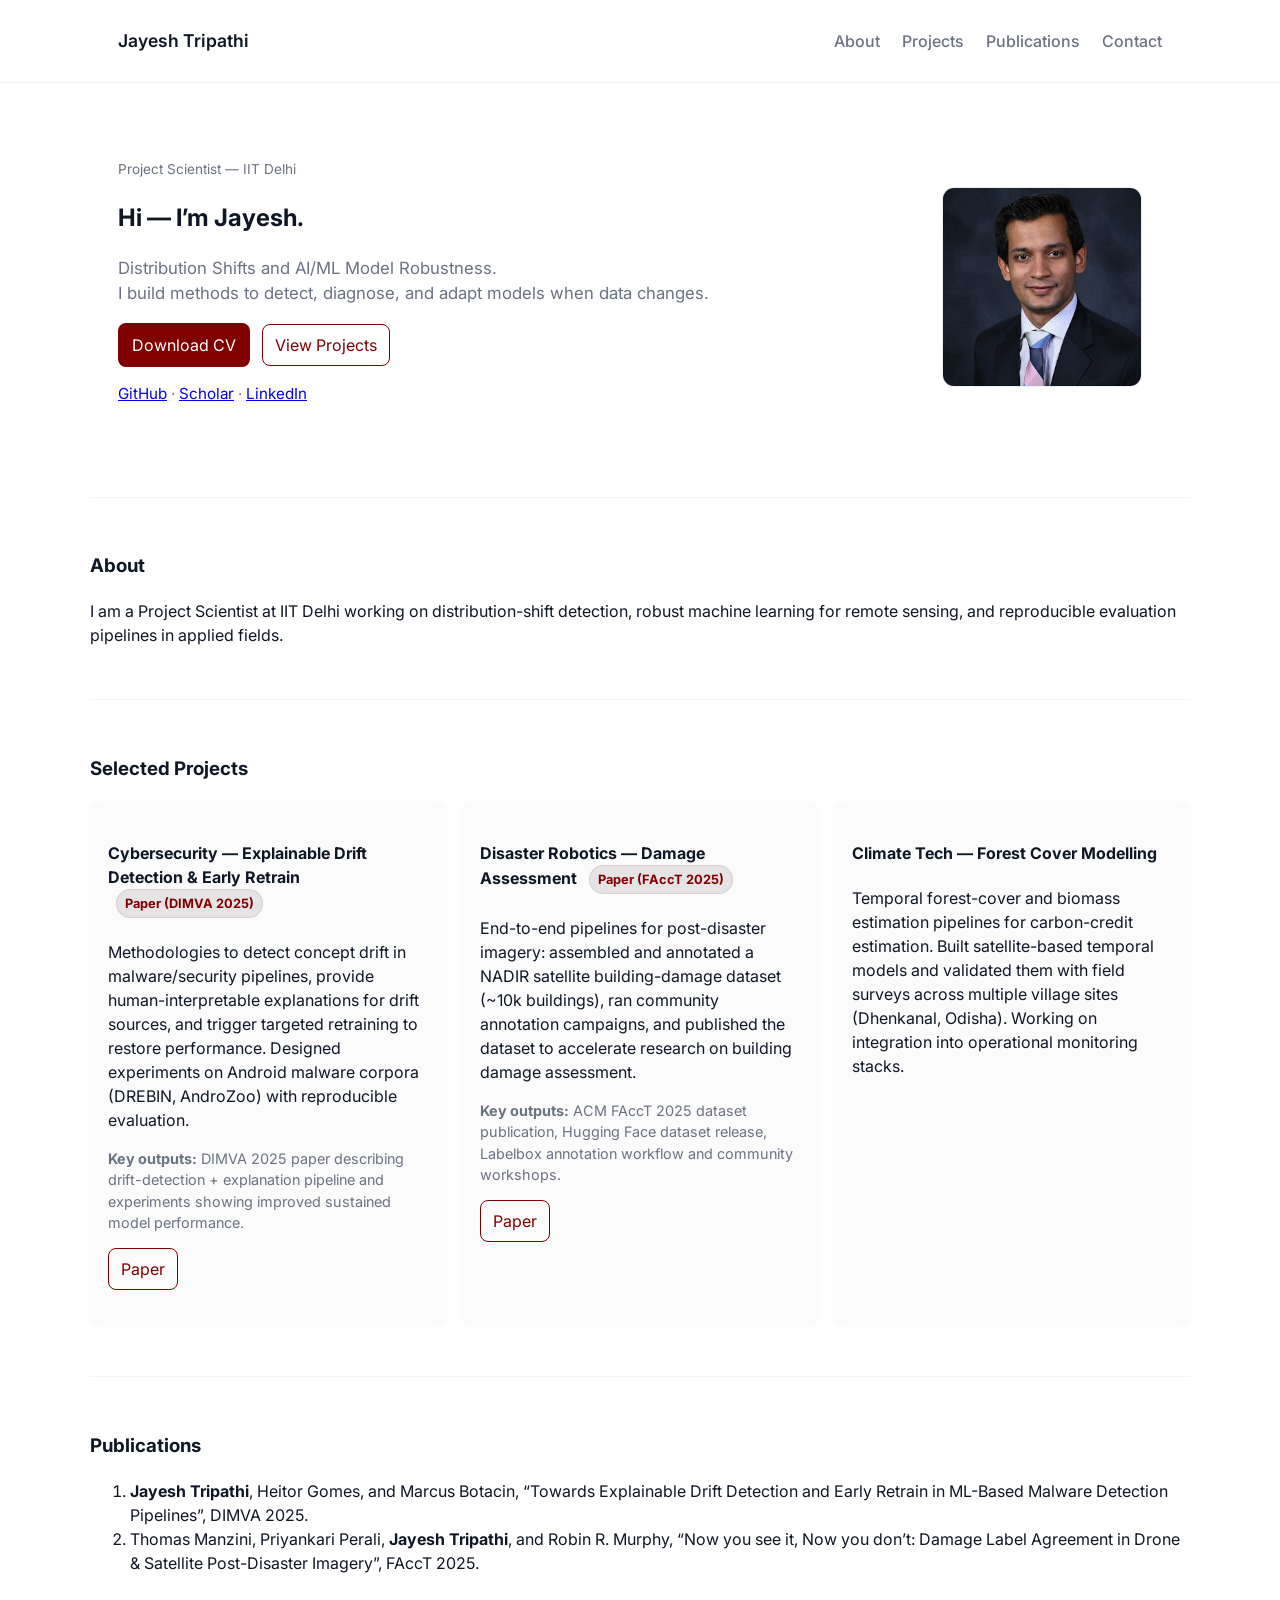
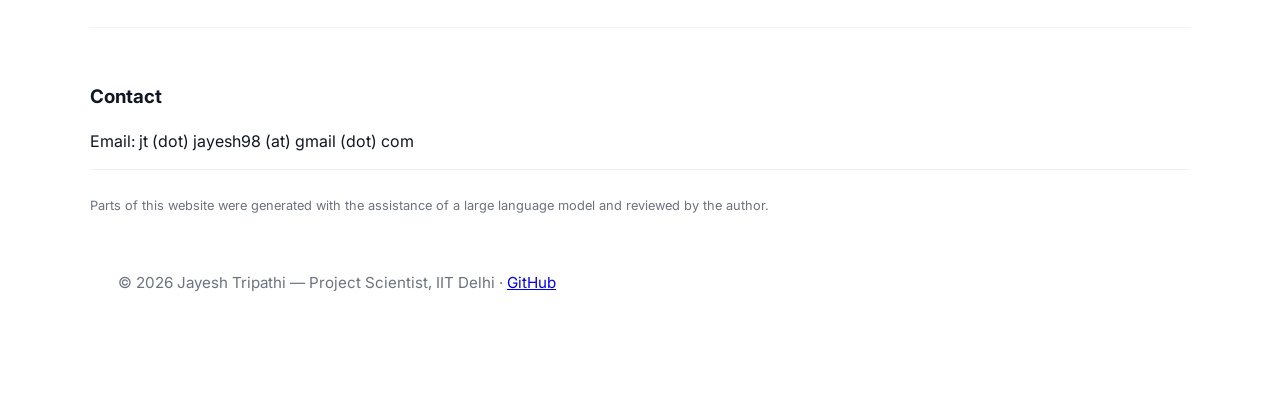
<file: docs/index.html>
<!-- index.html -->
<!doctype html>
<html lang="en">
<head>
  <meta charset="utf-8" />
  <meta name="viewport" content="width=device-width,initial-scale=1" />
  <title>Jayesh Tripathi — Distribution Shifts & AI Robustness</title>
  <meta name="description" content="Jayesh Tripathi — Project Scientist at IIT Delhi. Research on distribution shifts, remote sensing and robust ML systems. Portfolio, publications, and contact." />
  <meta name="theme-color" content="#800000">
  <link rel="icon" href="/assets/favicon.ico">
  <link rel="preconnect" href="https://fonts.googleapis.com">
  <link href="https://fonts.googleapis.com/css2?family=Inter:wght@300;400;600;700&display=swap" rel="stylesheet">
  <link rel="stylesheet" href="style.css">
</head>
<body>
  <header class="site-header" role="banner">
    <div class="container">
      <h1 class="logo">Jayesh Tripathi</h1>
      <nav class="nav" role="navigation" aria-label="Main navigation">
        <a href="#about">About</a>
        <a href="#projects">Projects</a>
        <a href="#publications">Publications</a>
        <a href="#contact">Contact</a>
      </nav>
    </div>
  </header>

  <main>
    <section id="hero" class="hero" aria-label="Introduction">
      <div class="container hero-grid">
        <div>
          <p class="eyebrow">Project Scientist — IIT Delhi</p>
          <h2>Hi — I’m Jayesh.</h2>
          <p class="lead">Distribution Shifts and AI/ML Model Robustness. <br> I build methods to detect, diagnose, and adapt models when data changes.</p>
          <p>
            <a class="btn" href="assets/JayeshTripathi_CV.pdf" download>Download CV</a>
            <a class="btn btn-outline" href="#projects">View Projects</a>
          </p>
          <p class="meta-links">
            <a href="https://github.com/jtjayesh98" aria-label="GitHub">GitHub</a> ·
            <a href="https://scholar.google.com/citations?user=id7UeTkAAAAJ&hl=en" aria-label="Google Scholar">Scholar</a> ·
            <a href="https://www.linkedin.com/in/jayesh-tripathi/" aria-label="LinkedIn">LinkedIn</a>
          </p>
        </div>
        <div class="headshot" aria-hidden="false">
          <img src="assets/headshot.jpg" alt="Headshot of Jayesh Tripathi">
        </div>
      </div>
    </section>

    <section id="about" class="container about" aria-label="About">
      <h3>About</h3>
      <p>I am a Project Scientist at IIT Delhi working on distribution-shift detection, robust machine learning for remote sensing, and reproducible evaluation pipelines in applied fields.</p>
    </section>

    <!-- Projects: descriptions built from your CV (papers, datasets, and project work). -->
    <section id="projects" class="container projects" aria-label="Projects">
      <h3>Selected Projects</h3>
      <ul class="cards">

        <!-- Cybersecurity -->
        <li class="card">
          <h4>Cybersecurity — Explainable Drift Detection & Early Retrain
          <span class="status-badge">Paper (DIMVA 2025)</span>
          </h4>
          <p>
            Methodologies to detect concept drift in malware/security pipelines, provide human-interpretable explanations for drift sources, and trigger targeted retraining to restore performance. Designed experiments on Android malware corpora (DREBIN, AndroZoo) with reproducible evaluation.
          </p>
          <p class="small">
            <strong>Key outputs:</strong> DIMVA 2025 paper describing drift-detection + explanation pipeline and experiments showing improved sustained model performance.
          </p>
          <p style="margin-top:10px"><a href="https://link.springer.com/chapter/10.1007/978-3-031-97623-0_1" class="btn-outline">Paper</a></p>
        </li>

        <!-- Disaster Robotics / Damage Assessment -->
        <li class="card">
          <h4>Disaster Robotics — Damage Assessment
            <span class="status-badge">Paper (FAccT 2025)</span>
          </h4>
          <p>
            End-to-end pipelines for post-disaster imagery: assembled and annotated a NADIR satellite building-damage dataset (~10k buildings), ran community annotation campaigns, and published the dataset to accelerate research on building damage assessment.
          </p>
          <p class="small">
            <strong>Key outputs:</strong> ACM FAccT 2025 dataset publication, Hugging Face dataset release, Labelbox annotation workflow and community workshops.
          </p>
          <p style="margin-top:10px"><a href="https://dl.acm.org/doi/full/10.1145/3715275.3732135" class="btn-outline">Paper</a></p>
        </li>

        <!-- Climate Tech / Forest Cover -->
        <li class="card">
          <h4>Climate Tech — Forest Cover Modelling
          </h4>
          <p>
            Temporal forest-cover and biomass estimation pipelines for carbon-credit estimation. Built satellite-based temporal models and validated them with field surveys across multiple village sites (Dhenkanal, Odisha). Working on integration into operational monitoring stacks.
          </p>
        </li>

      </ul>

    </section>

    <section id="publications" class="container publications" aria-label="Publications">
      <h3>Publications</h3>
      <ol>
        <li><b>Jayesh Tripathi</b>, Heitor Gomes, and Marcus Botacin, “Towards Explainable Drift Detection and Early Retrain in ML-Based Malware Detection Pipelines”, DIMVA 2025.</li>
        <li>Thomas Manzini, Priyankari Perali, <b>Jayesh Tripathi</b>, and Robin R. Murphy, “Now you see it, Now you don’t: Damage Label Agreement in Drone & Satellite Post-Disaster Imagery”, FAccT 2025.</li>
      </ol>
    </section>

    <section id="contact" class="container contact" aria-label="Contact">
      <h3>Contact</h3>
      <p>Email: jt (dot) jayesh98 (at) gmail (dot) com</a></p>
    
  <footer class="site-footer" role="contentinfo">
  <p class="llm-disclaimer">
      Parts of this website were generated with the assistance of a large language model and reviewed by the author.
    </p>
    <div class="container">
      <p>© <span id="year"></span> Jayesh Tripathi — Project Scientist, IIT Delhi · <a href="https://github.com/jtjayesh98">GitHub</a></p>
    </div>
  </footer>

  <script src="script.js"></script>
</body>
</html>
</file>
<file: docs/style.css>
/* styles.css */
:root{
  --max-width:1100px;
  --accent:#800000;
  --muted:#6b7280;
  --bg:#ffffff;
  --card:#fbfbfc;
  --radius:10px;
  font-family: "Inter", system-ui, -apple-system, "Segoe UI", Roboto, "Helvetica Neue", Arial;
}
*{box-sizing:border-box}
body{margin:0;background:var(--bg);color:#0f1724;line-height:1.5}
.container{max-width:var(--max-width);margin:0 auto;padding:28px}
.site-header{border-bottom:1px solid #eef2f6;background:#fff;position:sticky;top:0;z-index:30}
.site-header .container{display:flex;align-items:center;justify-content:space-between}
.logo{margin:0;font-size:1.1rem;font-weight:600}
.nav a{margin-left:18px;text-decoration:none;color:var(--muted);font-weight:500}
.eyebrow{font-size:0.85rem;color:var(--muted);margin:0 0 6px}
.hero{padding:48px 0}
.hero-grid{display:grid;grid-template-columns:1fr 220px;gap:28px;align-items:center}
.lead{color:var(--muted);font-size:1.05rem}
.headshot img{width:200px;height:200px;object-fit:cover;border-radius:12px;border:1px solid #e6eef2}
.btn{display:inline-block;padding:10px 14px;border-radius:8px;background:var(--accent);color:#fff;text-decoration:none;margin-right:8px}
.btn-outline{display:inline-block;padding:8px 12px;border-radius:8px;background:transparent;color:var(--accent);border:1px solid var(--accent);text-decoration:none}
.meta-links{margin-top:10px;color:var(--muted);font-size:0.95rem}
.about, .projects, .publications, .contact{padding:36px 0;border-top:1px solid #f1f5f9}
.cards{list-style:none;padding:0;display:flex;gap:16px;flex-wrap:wrap}
.card{background:var(--card);padding:18px;border-radius:10px;flex:1;min-width:260px;box-shadow:0 1px 6px rgba(15,23,36,0.04)}
.small{color:var(--muted);font-size:0.9rem;margin-top:8px}
.status-badge{display:inline-block;padding:4px 8px;border-radius:999px;font-size:0.8rem;border:1px solid rgba(80, 61, 61, 0.12);color:var(--accent);background:rgba(80, 61, 61, 0.12);margin-left:8px}
.site-footer{padding:20px 0;border-top:1px solid #eef2f6;color:var(--muted);font-size:0.95rem}
label{display:block;margin:8px 0}
input,textarea{width:100%;padding:10px;border-radius:8px;border:1px solid #e6eef2}
button.btn{border:none;cursor:pointer}
@media (max-width:900px){
  .hero-grid{grid-template-columns:1fr; text-align:center}
  .headshot img{margin:0 auto}
  .nav{display:none}
}

/* small utilities */
.muted { color: var(--muted); }

.llm-disclaimer {
  margin-top: 6px;
  font-size: 0.8rem;
  color: var(--muted);
}
</file>
